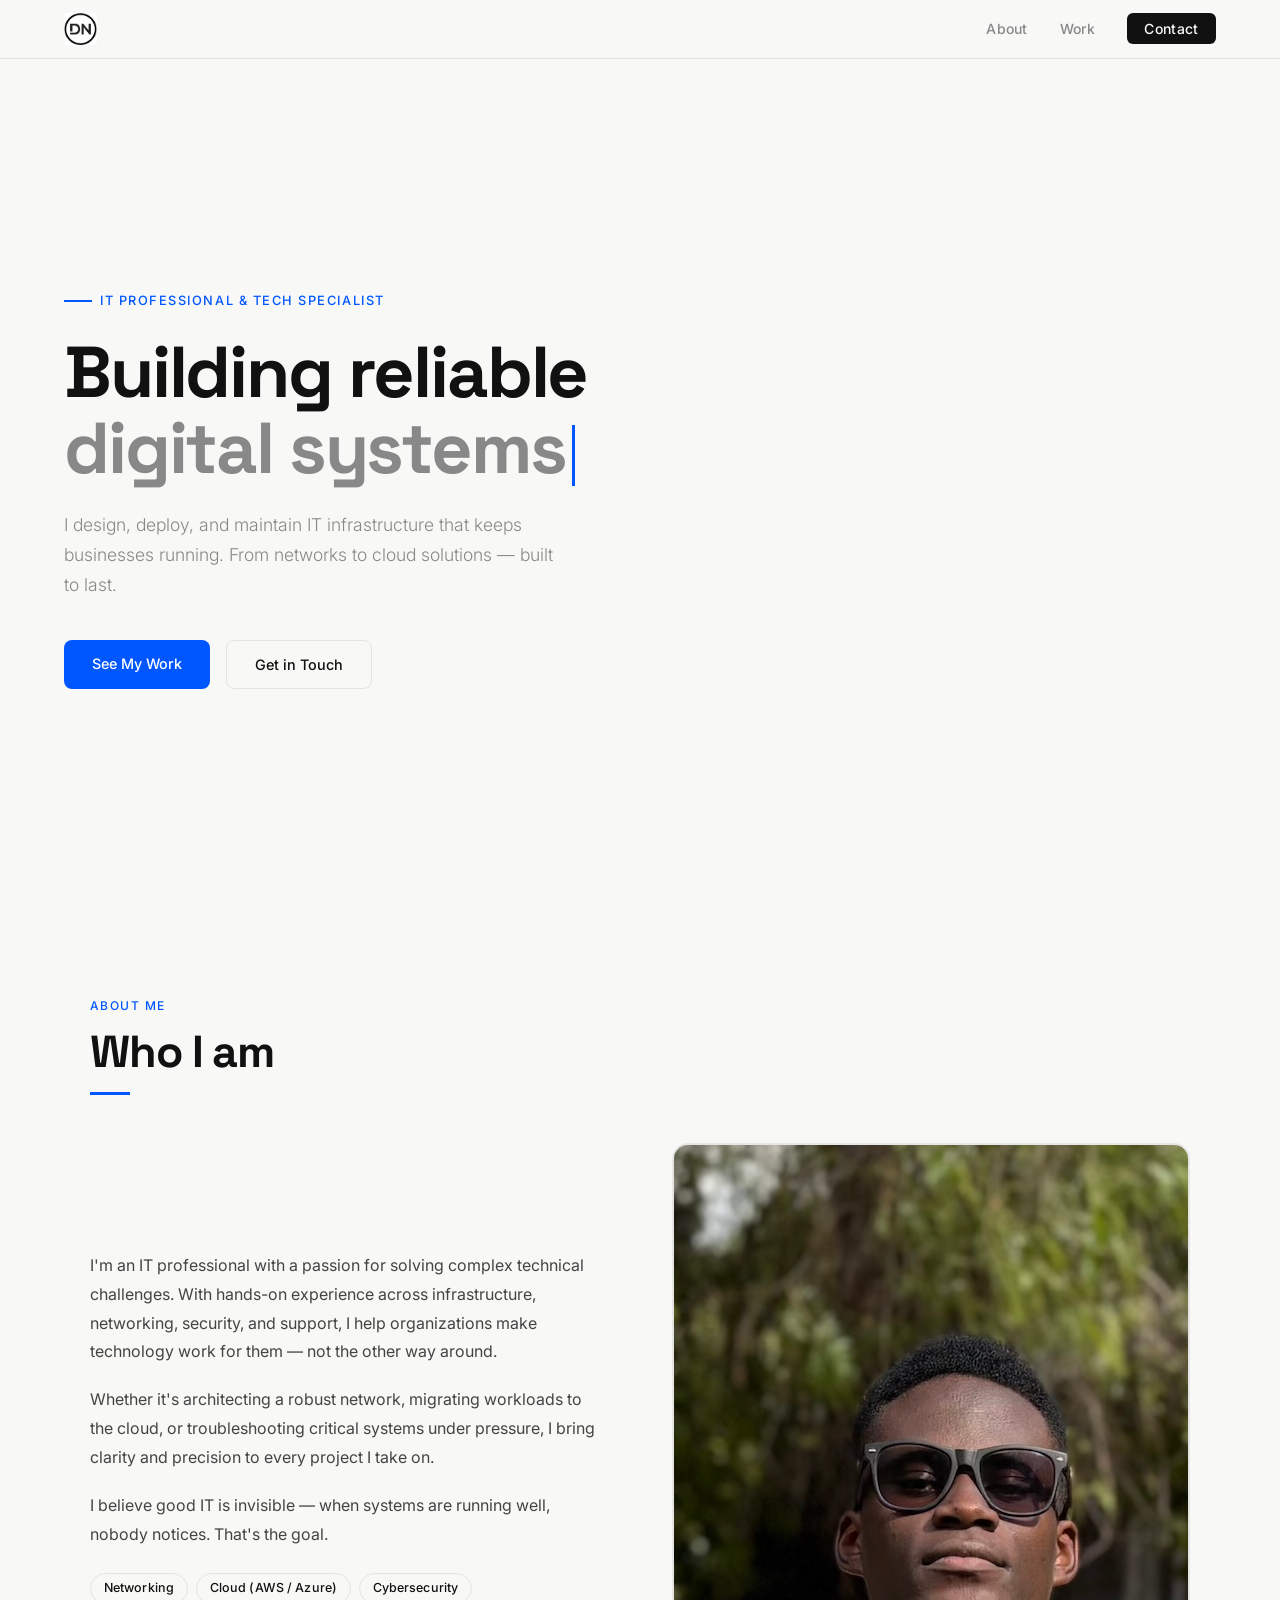
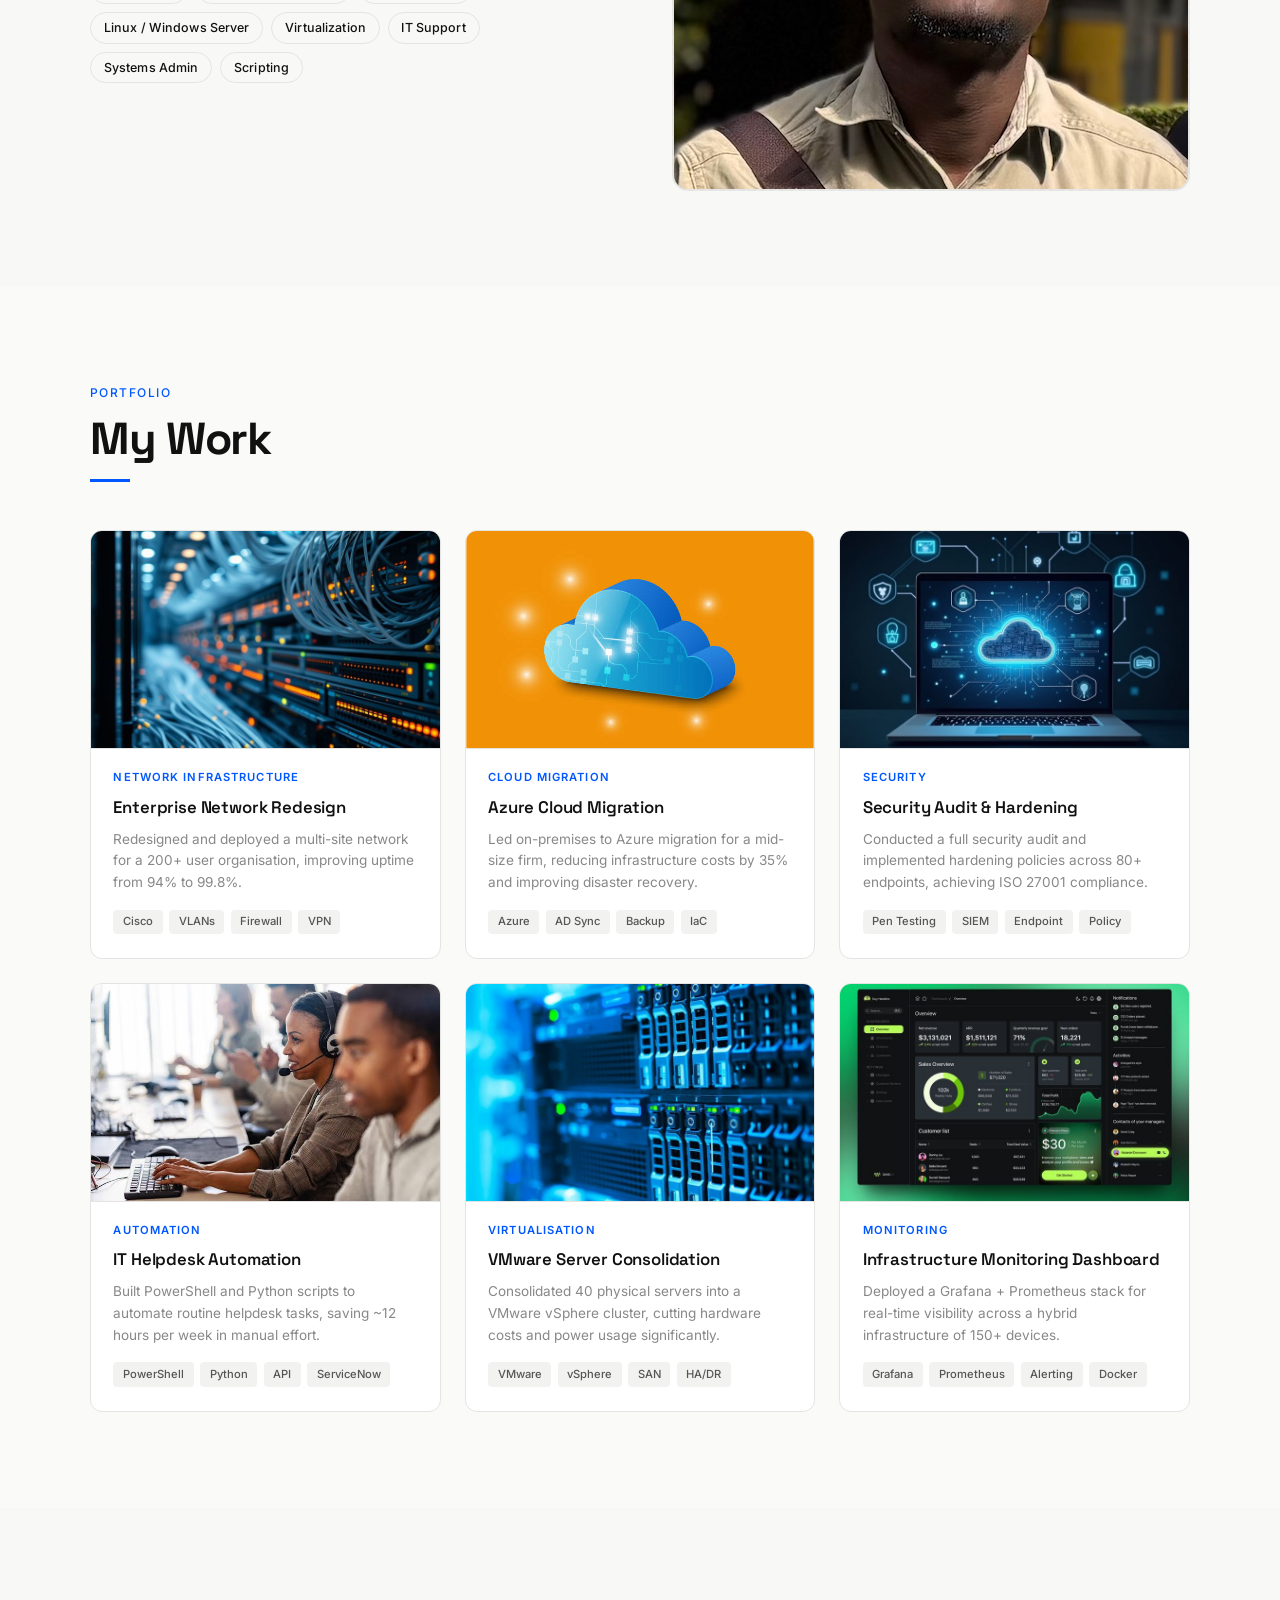
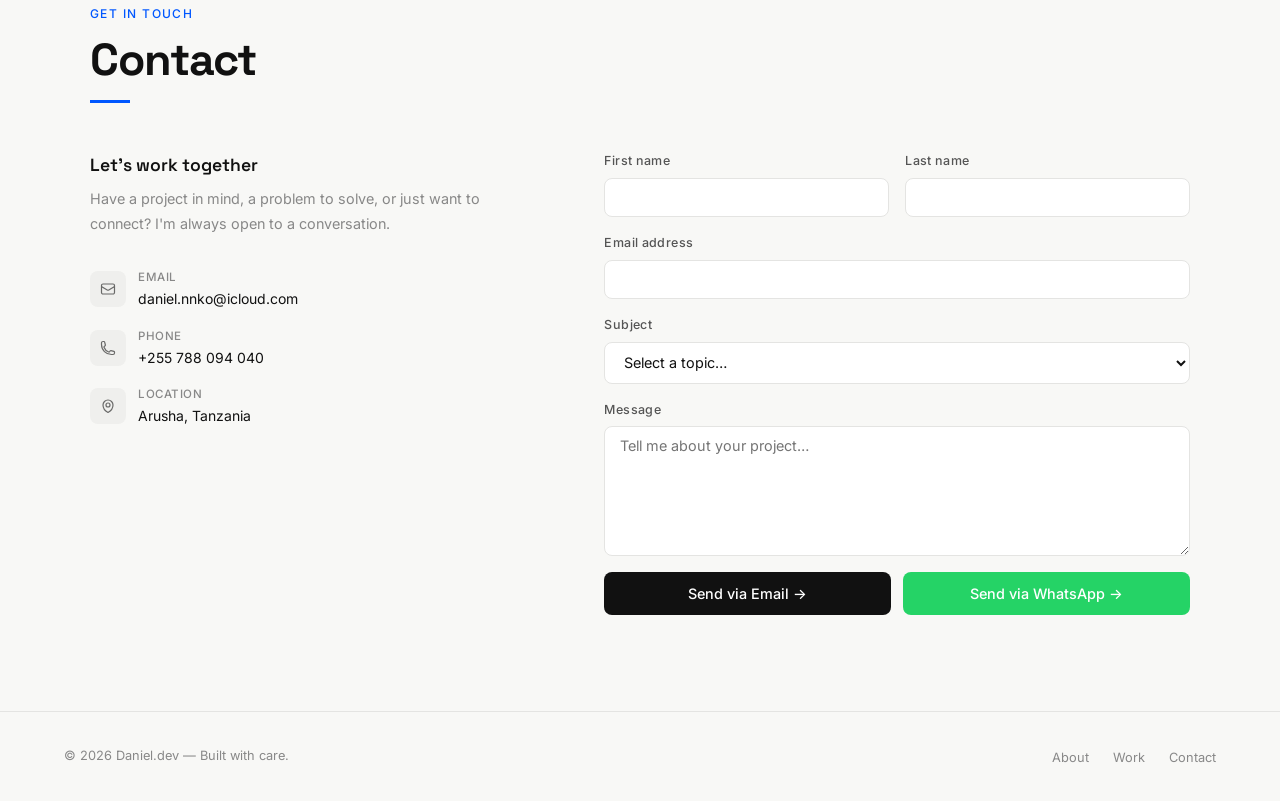
<file: index.html>
<!DOCTYPE html>
<html lang="en">
<head>
  <meta charset="UTF-8" />
  <meta name="viewport" content="width=device-width, initial-scale=1.0" />
  <title>daniel.nnko</title>
  <link rel="icon" type="image/png" href="dw.JPEG">
  <link rel="preconnect" href="https://fonts.googleapis.com" />
  <link rel="preconnect" href="https://fonts.gstatic.com" crossorigin />
  <link href="https://fonts.googleapis.com/css2?family=Space+Grotesk:wght@400;500;600;700&family=Inter:wght@300;400;500&display=swap" rel="stylesheet" />
  <style>
    *, *::before, *::after { box-sizing: border-box; margin: 0; padding: 0; }

    :root {
      --bg: #F8F8F6;
      --ink: #111111;
      --accent: #0057FF;
      --muted: #888888;
      --card-bg: #FFFFFF;
      --border: #E4E4E2;
      --font-display: 'Space Grotesk', sans-serif;
      --font-body: 'Inter', sans-serif;
    }

    html { scroll-behavior: smooth; }

    body {
      background: var(--bg);
      color: var(--ink);
      font-family: var(--font-body);
      font-size: 16px;
      line-height: 1.6;
      -webkit-font-smoothing: antialiased;
    }

    /* ── NAV ── */
    nav {
      position: fixed;
      top: 0; left: 0; right: 0;
      z-index: 100;
      display: flex;
      align-items: center;
      justify-content: space-between;
      padding: 0.8rem 5vw;
      background: rgba(248, 248, 246, 0.88);
      backdrop-filter: blur(12px);
      border-bottom: 1px solid var(--border);
    }

    .nav-logo {
      display: flex;
      align-items: center;
      text-decoration: none;
    }

    .nav-logo img {
      height: 32px;
      width: auto;
      object-fit: contain;
      border-radius: 4px;
      transition: transform 0.2s ease;
    }

    .nav-logo img:hover {
      transform: scale(1.03);
    }

    .nav-links {
      display: flex;
      align-items: center;
      gap: 2rem;
      list-style: none;
    }

    .nav-links a {
      font-family: var(--font-body);
      font-size: 0.875rem;
      font-weight: 500;
      color: var(--muted);
      text-decoration: none;
      transition: color 0.2s;
      letter-spacing: 0.02em;
    }

    .nav-links a:hover { color: var(--ink); }

    .nav-cta {
      background: var(--ink);
      color: var(--bg) !important;
      padding: 0.45rem 1.1rem;
      border-radius: 6px;
      transition: background 0.2s !important;
    }

    .nav-cta:hover { background: var(--accent) !important; color: #fff !important; }

    /* Hamburger */
    .hamburger {
      display: none;
      flex-direction: column;
      gap: 5px;
      cursor: pointer;
      background: none;
      border: none;
      padding: 4px;
    }

    .hamburger span {
      display: block;
      width: 22px;
      height: 2px;
      background: var(--ink);
      border-radius: 2px;
      transition: all 0.25s;
    }

    /* ── HERO ── */
    #hero {
      min-height: 100vh;
      display: flex;
      align-items: center;
      padding: 0 5vw;
      padding-top: 80px;
    }

    .hero-inner {
      max-width: 720px;
    }

    .hero-eyebrow {
      font-family: var(--font-body);
      font-size: 0.8rem;
      font-weight: 500;
      letter-spacing: 0.12em;
      text-transform: uppercase;
      color: var(--accent);
      margin-bottom: 1.5rem;
      display: flex;
      align-items: center;
      gap: 0.5rem;
    }

    .hero-eyebrow::before {
      content: '';
      display: inline-block;
      width: 28px;
      height: 2px;
      background: var(--accent);
    }

    .hero-title {
      font-family: var(--font-display);
      font-size: clamp(2.4rem, 6vw, 4.5rem);
      font-weight: 700;
      line-height: 1.05;
      letter-spacing: -0.03em;
      margin-bottom: 1.5rem;
    }

    .hero-title .line2 { color: var(--muted); }

    /* Blinking Terminal Cursor Styles */
    .cursor {
      display: inline-block;
      width: 3px;
      height: 0.85em;
      background: var(--accent);
      margin-left: 6px;
      vertical-align: middle;
      animation: blink 0.75s step-end infinite;
    }

    @keyframes blink {
      0%, 100% { opacity: 1; }
      50% { opacity: 0; }
    }

    .hero-sub {
      font-size: 1.1rem;
      color: var(--muted);
      font-weight: 300;
      max-width: 500px;
      margin-bottom: 2.5rem;
      line-height: 1.7;
    }

    .hero-actions {
      display: flex;
      gap: 1rem;
      flex-wrap: wrap;
    }

    .btn-primary {
      background: var(--accent);
      color: #fff;
      padding: 0.75rem 1.75rem;
      border-radius: 8px;
      text-decoration: none;
      font-family: var(--font-body);
      font-weight: 500;
      font-size: 0.9rem;
      transition: opacity 0.2s, transform 0.2s;
      display: inline-block;
    }

    .btn-primary:hover { opacity: 0.88; transform: translateY(-1px); }

    .btn-ghost {
      border: 1.5px solid var(--border);
      color: var(--ink);
      padding: 0.75rem 1.75rem;
      border-radius: 8px;
      text-decoration: none;
      font-family: var(--font-body);
      font-weight: 500;
      font-size: 0.9rem;
      transition: border-color 0.2s, transform 0.2s;
      display: inline-block;
    }

    .btn-ghost:hover { border-color: var(--ink); transform: translateY(-1px); }

    /* ── SECTION BASE ── */
    section {
      padding: 6rem 5vw;
    }

    .section-inner {
      max-width: 1100px;
      margin: 0 auto;
    }

    .section-label {
      font-family: var(--font-body);
      font-size: 0.75rem;
      font-weight: 500;
      letter-spacing: 0.12em;
      text-transform: uppercase;
      color: var(--accent);
      margin-bottom: 0.75rem;
    }

    .section-title {
      font-family: var(--font-display);
      font-size: clamp(1.8rem, 3.5vw, 2.8rem);
      font-weight: 700;
      letter-spacing: -0.025em;
      line-height: 1.1;
      margin-bottom: 1rem;
    }

    .section-divider {
      width: 40px;
      height: 3px;
      background: var(--accent);
      border: none;
      margin-bottom: 3rem;
    }

    /* ── ABOUT ── */
    #about { background: var(--bg); }

    .about-grid {
      display: grid;
      grid-template-columns: 1fr 1fr;
      gap: 4rem;
      align-items: center;
    }

    .about-text p {
      color: #444;
      margin-bottom: 1.2rem;
      line-height: 1.8;
    }

    .skills-list {
      display: flex;
      flex-wrap: wrap;
      gap: 0.5rem;
      margin-top: 1.5rem;
    }

    .skill-tag {
      background: var(--bg);
      border: 1.5px solid var(--border);
      color: var(--ink);
      font-size: 0.78rem;
      font-weight: 500;
      padding: 0.3rem 0.8rem;
      border-radius: 100px;
      font-family: var(--font-body);
      letter-spacing: 0.01em;
    }

    .about-photo-placeholder {
      aspect-ratio: 4/5;
      background: #E8E8E6;
      border-radius: 16px;
      display: flex;
      flex-direction: column;
      align-items: center;
      justify-content: center;
      gap: 1rem;
      border: 2px dashed var(--border);
      position: relative;
      overflow: hidden;
    }

    .about-photo-placeholder::before {
      content: '';
      position: absolute;
      inset: 0;
      background: repeating-linear-gradient(
        -45deg,
        transparent,
        transparent 8px,
        rgba(0,0,0,0.025) 8px,
        rgba(0,0,0,0.025) 9px
      );
    }

    .placeholder-icon {
      width: 56px;
      height: 56px;
      border-radius: 50%;
      background: var(--border);
      display: flex;
      align-items: center;
      justify-content: center;
      position: relative;
      z-index: 1;
    }

    .placeholder-icon svg { opacity: 0.5; }

    .placeholder-label {
      font-size: 0.8rem;
      color: var(--muted);
      position: relative;
      z-index: 1;
      text-align: center;
      line-height: 1.5;
    }

    /* ── WORK ── */
    #work { background: #FAFAF8; }

    .work-grid {
      display: grid;
      grid-template-columns: repeat(auto-fill, minmax(300px, 1fr));
      gap: 1.5rem;
    }

    .work-card {
      background: var(--card-bg);
      border: 1px solid var(--border);
      border-radius: 12px;
      overflow: hidden;
      transition: transform 0.25s, box-shadow 0.25s;
    }

    .work-card:hover {
      transform: translateY(-4px);
      box-shadow: 0 16px 40px rgba(0,0,0,0.08);
    }

    .card-image-placeholder {
      aspect-ratio: 16/10;
      background: #EFEFED;
      display: flex;
      flex-direction: column;
      align-items: center;
      justify-content: center;
      gap: 0.75rem;
      border-bottom: 1px solid var(--border);
      position: relative;
      overflow: hidden;
    }

    .card-image-placeholder::before {
      content: '';
      position: absolute;
      inset: 0;
      background: repeating-linear-gradient(
        -45deg,
        transparent,
        transparent 8px,
        rgba(0,0,0,0.02) 8px,
        rgba(0,0,0,0.02) 9px
      );
    }

    .card-image-placeholder svg { position: absolute; z-index: 1; opacity: 0.35; }

    .card-img-label {
      position: absolute;
      inset: 0;
      z-index: 2;
      width: 100%;
      height: 100%;
    }

    .card-img-label img {
      width: 100%;
      height: 100%;
      object-fit: cover;
      display: block;
    }

    .card-body {
      padding: 1.25rem 1.4rem 1.5rem;
      position: relative;
      z-index: 3;
    }

    .card-category {
      font-size: 0.7rem;
      font-weight: 600;
      letter-spacing: 0.1em;
      text-transform: uppercase;
      color: var(--accent);
      margin-bottom: 0.4rem;
    }

    .card-title {
      font-family: var(--font-display);
      font-size: 1.05rem;
      font-weight: 600;
      letter-spacing: -0.01em;
      margin-bottom: 0.5rem;
    }

    .card-desc {
      font-size: 0.85rem;
      color: var(--muted);
      line-height: 1.6;
      margin-bottom: 1rem;
    }

    .card-tags {
      display: flex;
      flex-wrap: wrap;
      gap: 0.4rem;
    }

    .card-tag {
      font-size: 0.7rem;
      font-weight: 500;
      padding: 0.2rem 0.6rem;
      border-radius: 4px;
      background: #F2F2F0;
      color: #555;
      font-family: var(--font-body);
    }

    /* ── CONTACT ── */
    #contact { background: var(--bg); }

    .contact-grid {
      display: grid;
      grid-template-columns: 1fr 1.3fr;
      gap: 4rem;
      align-items: start;
    }

    .contact-info h3 {
      font-family: var(--font-display);
      font-size: 1.1rem;
      font-weight: 600;
      margin-bottom: 0.5rem;
    }

    .contact-info p {
      font-size: 0.9rem;
      color: var(--muted);
      line-height: 1.7;
      margin-bottom: 2rem;
    }

    .contact-detail {
      display: flex;
      align-items: center;
      gap: 0.75rem;
      margin-bottom: 1rem;
    }

    .contact-detail-icon {
      width: 36px;
      height: 36px;
      background: #EFEFED;
      border-radius: 8px;
      display: flex;
      align-items: center;
      justify-content: center;
      flex-shrink: 0;
    }

    .contact-detail-icon svg { width: 16px; height: 16px; opacity: 0.6; }

    .contact-detail-text {
      font-size: 0.875rem;
      color: var(--ink);
    }

    .contact-detail-text span {
      display: block;
      font-size: 0.72rem;
      color: var(--muted);
      font-weight: 500;
      letter-spacing: 0.05em;
      text-transform: uppercase;
      margin-bottom: 0.1rem;
    }

    /* Form */
    .contact-form {
      display: flex;
      flex-direction: column;
      gap: 1rem;
    }

    .form-row {
      display: grid;
      grid-template-columns: 1fr 1fr;
      gap: 1rem;
    }

    .form-group {
      display: flex;
      flex-direction: column;
      gap: 0.4rem;
    }

    .form-group label {
      font-size: 0.78rem;
      font-weight: 500;
      color: #555;
      letter-spacing: 0.03em;
    }

    .form-group input,
    .form-group textarea,
    .form-group select {
      background: var(--card-bg);
      border: 1.5px solid var(--border);
      border-radius: 8px;
      padding: 0.65rem 0.9rem;
      font-size: 0.9rem;
      font-family: var(--font-body);
      color: var(--ink);
      transition: border-color 0.2s;
      outline: none;
      width: 100%;
    }

    .form-group input:focus,
    .form-group textarea:focus,
    .form-group select:focus {
      border-color: var(--accent);
    }

    .form-group textarea {
      resize: vertical;
      min-height: 130px;
    }

    .btn-submit {
      background: var(--ink);
      color: #fff;
      border: none;
      padding: 0.8rem 2rem;
      border-radius: 8px;
      font-family: var(--font-body);
      font-weight: 500;
      font-size: 0.9rem;
      cursor: pointer;
      transition: background 0.2s, transform 0.2s;
      align-self: flex-start;
    }

    .btn-submit:hover { background: var(--accent); transform: translateY(-1px); }

    .form-actions {
      display: flex;
      gap: 0.75rem;
      flex-wrap: wrap;
    }

    .form-actions .btn-submit {
      flex: 1;
      min-width: 180px;
    }

    .btn-whatsapp { background: #25D366; }
    .btn-whatsapp:hover { background: #1DA851; }

    /* ── FOOTER ── */
    footer {
      border-top: 1px solid var(--border);
      padding: 2rem 5vw;
      display: flex;
      align-items: center;
      justify-content: space-between;
      flex-wrap: wrap;
      gap: 1rem;
    }

    .footer-copy {
      font-size: 0.8rem;
      color: var(--muted);
    }

    .footer-links {
      display: flex;
      gap: 1.5rem;
      list-style: none;
    }

    .footer-links a {
      font-size: 0.8rem;
      color: var(--muted);
      text-decoration: none;
      transition: color 0.2s;
    }

    .footer-links a:hover { color: var(--ink); }

    /* ── MOBILE ── */
    @media (max-width: 768px) {
      .hamburger { display: flex; }
      .nav-links { display: none; }
      .nav-links.open {
        display: flex;
        flex-direction: column;
        position: absolute;
        top: 100%;
        left: 0; right: 0;
        background: var(--bg);
        border-top: 1px solid var(--border);
        padding: 1.5rem 5vw 2rem;
        gap: 1.5rem;
      }
      .nav-links.open a { font-size: 1rem; }

      #hero { padding-top: 100px; min-height: auto; padding-bottom: 4rem; }

      .about-grid { grid-template-columns: 1fr; gap: 2.5rem; }
      .about-photo-placeholder { max-width: 320px; margin: 0 auto; }

      .work-grid { grid-template-columns: 1fr; }

      .contact-grid { grid-template-columns: 1fr; gap: 2.5rem; }

      .form-row { grid-template-columns: 1fr; }

      footer { flex-direction: column; align-items: flex-start; }
    }

    /* ── SCROLL REVEAL ── */
    .reveal {
      opacity: 0;
      transform: translateY(24px);
      transition: opacity 0.6s ease, transform 0.6s ease;
    }

    .reveal.visible {
      opacity: 1;
      transform: none;
    }
  </style>
</head>
<body>

  <nav>
    <a href="#hero" class="nav-logo">
      <img src="dw.JPEG" alt="Daniel.dev">
    </a>
    <button class="hamburger" aria-label="Toggle menu" onclick="document.querySelector('.nav-links').classList.toggle('open')">
      <span></span><span></span><span></span>
    </button>
    <ul class="nav-links">
      <li><a href="#about">About</a></li>
      <li><a href="#work">Work</a></li>
      <li><a href="#contact" class="nav-cta">Contact</a></li>
    </ul>
  </nav>

  <section id="hero">
    <div class="hero-inner">
      <p class="hero-eyebrow">IT Professional &amp; Tech Specialist</p>
      <h1 class="hero-title">
        Building reliable<br>
        <span class="line2"><span id="typing-text"></span><span class="cursor"></span></span>
      </h1>
      <p class="hero-sub">
        I design, deploy, and maintain IT infrastructure that keeps businesses running. From networks to cloud solutions — built to last.
      </p>
      <div class="hero-actions">
        <a href="#work" class="btn-primary">See My Work</a>
        <a href="#contact" class="btn-ghost">Get in Touch</a>
      </div>
    </div>
  </section>

  <section id="about">
    <div class="section-inner">
      <p class="section-label reveal">About Me</p>
      <h2 class="section-title reveal">Who I am</h2>
      <hr class="section-divider reveal">
      <div class="about-grid">
        <div class="about-text reveal">
          <p>
            I'm an IT professional with a passion for solving complex technical challenges. With hands-on experience across infrastructure, networking, security, and support, I help organizations make technology work for them — not the other way around.
          </p>
          <p>
            Whether it's architecting a robust network, migrating workloads to the cloud, or troubleshooting critical systems under pressure, I bring clarity and precision to every project I take on.
          </p>
          <p>
            I believe good IT is invisible — when systems are running well, nobody notices. That's the goal.
          </p>
          <div class="skills-list">
            <span class="skill-tag">Networking</span>
            <span class="skill-tag">Cloud (AWS / Azure)</span>
            <span class="skill-tag">Cybersecurity</span>
            <span class="skill-tag">Linux / Windows Server</span>
            <span class="skill-tag">Virtualization</span>
            <span class="skill-tag">IT Support</span>
            <span class="skill-tag">Systems Admin</span>
            <span class="skill-tag">Scripting</span>
          </div>
        </div>
        <div class="about-photo-placeholder reveal">
          <div class="placeholder-icon">
            <svg width="28" height="28" fill="none" viewBox="0 0 24 24" stroke="currentColor" stroke-width="1.5">
              <path stroke-linecap="round" stroke-linejoin="round" d="M15.75 6a3.75 3.75 0 11-7.5 0 3.75 3.75 0 017.5 0zM4.501 20.118a7.5 7.5 0 0114.998 0A17.933 17.933 0 0112 21.75c-2.676 0-5.216-.584-7.499-1.632z" />
            </svg>
          </div>
          <p class="placeholder-label">Me<br><span style="color:#bbb"><img src="dw.jpg" alt="my photo"></span></p>
        </div>
      </div>
    </div>
  </section>

  <section id="work">
    <div class="section-inner">
      <p class="section-label reveal">Portfolio</p>
      <h2 class="section-title reveal">My Work</h2>
      <hr class="section-divider reveal">
      <div class="work-grid">

        <div class="work-card reveal">
          <div class="card-image-placeholder">
            <svg width="40" height="40" fill="none" viewBox="0 0 24 24" stroke="currentColor" stroke-width="1.2">
              <path stroke-linecap="round" stroke-linejoin="round" d="M2.25 15.75l5.159-5.159a2.25 2.25 0 013.182 0l5.159 5.159m-1.5-1.5l1.409-1.409a2.25 2.25 0 013.182 0l2.909 2.909m-18 3.75h16.5a1.5 1.5 0 001.5-1.5V6a1.5 1.5 0 00-1.5-1.5H3.75A1.5 1.5 0 002.25 6v12a1.5 1.5 0 001.5 1.5zm10.5-11.25h.008v.008h-.008V8.25zm.375 0a.375.375 0 11-.75 0 .375.375 0 01.75 0z" />
            </svg>
            <span class="card-img-label"><img src="NETWORK INFRASTRUCTURE.jpeg" alt="Network Infrastructure"></span>
          </div>
          <div class="card-body">
            <p class="card-category">Network Infrastructure</p>
            <h3 class="card-title">Enterprise Network Redesign</h3>
            <p class="card-desc">Redesigned and deployed a multi-site network for a 200+ user organisation, improving uptime from 94% to 99.8%.</p>
            <div class="card-tags">
              <span class="card-tag">Cisco</span>
              <span class="card-tag">VLANs</span>
              <span class="card-tag">Firewall</span>
              <span class="card-tag">VPN</span>
            </div>
          </div>
        </div>

        <div class="work-card reveal">
          <div class="card-image-placeholder">
            <svg width="40" height="40" fill="none" viewBox="0 0 24 24" stroke="currentColor" stroke-width="1.2">
              <path stroke-linecap="round" stroke-linejoin="round" d="M2.25 15.75l5.159-5.159a2.25 2.25 0 013.182 0l5.159 5.159m-1.5-1.5l1.409-1.409a2.25 2.25 0 013.182 0l2.909 2.909m-18 3.75h16.5a1.5 1.5 0 001.5-1.5V6a1.5 1.5 0 00-1.5-1.5H3.75A1.5 1.5 0 002.25 6v12a1.5 1.5 0 001.5 1.5zm10.5-11.25h.008v.008h-.008V8.25zm.375 0a.375.375 0 11-.75 0 .375.375 0 01.75 0z" />
            </svg>
            <span class="card-img-label"><img src="CLOUD MIGRATION.jpeg" alt="Cloud Migration"></span>
          </div>
          <div class="card-body">
            <p class="card-category">Cloud Migration</p>
            <h3 class="card-title">Azure Cloud Migration</h3>
            <p class="card-desc">Led on-premises to Azure migration for a mid-size firm, reducing infrastructure costs by 35% and improving disaster recovery.</p>
            <div class="card-tags">
              <span class="card-tag">Azure</span>
              <span class="card-tag">AD Sync</span>
              <span class="card-tag">Backup</span>
              <span class="card-tag">IaC</span>
            </div>
          </div>
        </div>

        <div class="work-card reveal">
          <div class="card-image-placeholder">
            <svg width="40" height="40" fill="none" viewBox="0 0 24 24" stroke="currentColor" stroke-width="1.2">
              <path stroke-linecap="round" stroke-linejoin="round" d="M2.25 15.75l5.159-5.159a2.25 2.25 0 013.182 0l5.159 5.159m-1.5-1.5l1.409-1.409a2.25 2.25 0 013.182 0l2.909 2.909m-18 3.75h16.5a1.5 1.5 0 001.5-1.5V6a1.5 1.5 0 00-1.5-1.5H3.75A1.5 1.5 0 002.25 6v12a1.5 1.5 0 001.5 1.5zm10.5-11.25h.008v.008h-.008V8.25zm.375 0a.375.375 0 11-.75 0 .375.375 0 01.75 0z" />
            </svg>
            <span class="card-img-label"><img src="SECURITY.jpeg" alt="Security Audit"></span>
          </div>
          <div class="card-body">
            <p class="card-category">Security</p>
            <h3 class="card-title">Security Audit &amp; Hardening</h3>
            <p class="card-desc">Conducted a full security audit and implemented hardening policies across 80+ endpoints, achieving ISO 27001 compliance.</p>
            <div class="card-tags">
              <span class="card-tag">Pen Testing</span>
              <span class="card-tag">SIEM</span>
              <span class="card-tag">Endpoint</span>
              <span class="card-tag">Policy</span>
            </div>
          </div>
        </div>

        <div class="work-card reveal">
          <div class="card-image-placeholder">
            <svg width="40" height="40" fill="none" viewBox="0 0 24 24" stroke="currentColor" stroke-width="1.2">
              <path stroke-linecap="round" stroke-linejoin="round" d="M2.25 15.75l5.159-5.159a2.25 2.25 0 013.182 0l5.159 5.159m-1.5-1.5l1.409-1.409a2.25 2.25 0 013.182 0l2.909 2.909m-18 3.75h16.5a1.5 1.5 0 001.5-1.5V6a1.5 1.5 0 00-1.5-1.5H3.75A1.5 1.5 0 002.25 6v12a1.5 1.5 0 001.5 1.5zm10.5-11.25h.008v.008h-.008V8.25zm.375 0a.375.375 0 11-.75 0 .375.375 0 01.75 0z" />
            </svg>
            <span class="card-img-label"><img src="AUTOMATION.jpeg" alt="IT Automation"></span>
          </div>
          <div class="card-body">
            <p class="card-category">Automation</p>
            <h3 class="card-title">IT Helpdesk Automation</h3>
            <p class="card-desc">Built PowerShell and Python scripts to automate routine helpdesk tasks, saving ~12 hours per week in manual effort.</p>
            <div class="card-tags">
              <span class="card-tag">PowerShell</span>
              <span class="card-tag">Python</span>
              <span class="card-tag">API</span>
              <span class="card-tag">ServiceNow</span>
            </div>
          </div>
        </div>

        <div class="work-card reveal">
          <div class="card-image-placeholder">
            <svg width="40" height="40" fill="none" viewBox="0 0 24 24" stroke="currentColor" stroke-width="1.2">
              <path stroke-linecap="round" stroke-linejoin="round" d="M2.25 15.75l5.159-5.159a2.25 2.25 0 013.182 0l5.159 5.159m-1.5-1.5l1.409-1.409a2.25 2.25 0 013.182 0l2.909 2.909m-18 3.75h16.5a1.5 1.5 0 001.5-1.5V6a1.5 1.5 0 00-1.5-1.5H3.75A1.5 1.5 0 002.25 6v12a1.5 1.5 0 001.5 1.5zm10.5-11.25h.008v.008h-.008V8.25zm.375 0a.375.375 0 11-.75 0 .375.375 0 01.75 0z" />
            </svg>
            <span class="card-img-label"><img src="VIRTUALISATION.jpg" alt="VMware Consolidation"></span>
          </div>
          <div class="card-body">
            <p class="card-category">Virtualisation</p>
            <h3 class="card-title">VMware Server Consolidation</h3>
            <p class="card-desc">Consolidated 40 physical servers into a VMware vSphere cluster, cutting hardware costs and power usage significantly.</p>
            <div class="card-tags">
              <span class="card-tag">VMware</span>
              <span class="card-tag">vSphere</span>
              <span class="card-tag">SAN</span>
              <span class="card-tag">HA/DR</span>
            </div>
          </div>
        </div>

        <div class="work-card reveal">
          <div class="card-image-placeholder">
            <svg width="40" height="40" fill="none" viewBox="0 0 24 24" stroke="currentColor" stroke-width="1.2">
              <path stroke-linecap="round" stroke-linejoin="round" d="M2.25 15.75l5.159-5.159a2.25 2.25 0 013.182 0l5.159 5.159m-1.5-1.5l1.409-1.409a2.25 2.25 0 013.182 0l2.909 2.909m-18 3.75h16.5a1.5 1.5 0 001.5-1.5V6a1.5 1.5 0 00-1.5-1.5H3.75A1.5 1.5 0 002.25 6v12a1.5 1.5 0 001.5 1.5zm10.5-11.25h.008v.008h-.008V8.25zm.375 0a.375.375 0 11-.75 0 .375.375 0 01.75 0z" />
            </svg>
            <span class="card-img-label"><img src="Monitoring .jpg" alt="Monitoring Dashboard"></span>
          </div>
          <div class="card-body">
            <p class="card-category">Monitoring</p>
            <h3 class="card-title">Infrastructure Monitoring Dashboard</h3>
            <p class="card-desc">Deployed a Grafana + Prometheus stack for real-time visibility across a hybrid infrastructure of 150+ devices.</p>
            <div class="card-tags">
              <span class="card-tag">Grafana</span>
              <span class="card-tag">Prometheus</span>
              <span class="card-tag">Alerting</span>
              <span class="card-tag">Docker</span>
            </div>
          </div>
        </div>

      </div>
    </div>
  </section>

  <section id="contact">
    <div class="section-inner">
      <p class="section-label reveal">Get In Touch</p>
      <h2 class="section-title reveal">Contact</h2>
      <hr class="section-divider reveal">
      <div class="contact-grid">
        <div class="contact-info reveal">
          <h3>Let's work together</h3>
          <p>Have a project in mind, a problem to solve, or just want to connect? I'm always open to a conversation.</p>

          <div class="contact-detail">
            <div class="contact-detail-icon">
              <svg fill="none" viewBox="0 0 24 24" stroke="currentColor" stroke-width="1.8">
                <path stroke-linecap="round" stroke-linejoin="round" d="M21.75 6.75v10.5a2.25 2.25 0 01-2.25 2.25h-15a2.25 2.25 0 01-2.25-2.25V6.75m19.5 0A2.25 2.25 0 0019.5 4.5h-15a2.25 2.25 0 00-2.25 2.25m19.5 0v.243a2.25 2.25 0 01-1.07 1.916l-7.5 4.615a2.25 2.25 0 01-2.36 0L3.32 8.91a2.25 2.25 0 01-1.07-1.916V6.75" />
              </svg>
            </div>
            <div class="contact-detail-text">
              <span>Email</span>
              daniel.nnko@icloud.com
            </div>
          </div>

          <div class="contact-detail">
            <div class="contact-detail-icon">
              <svg fill="none" viewBox="0 0 24 24" stroke="currentColor" stroke-width="1.8">
                <path stroke-linecap="round" stroke-linejoin="round" d="M2.25 6.75c0 8.284 6.716 15 15 15h2.25a2.25 2.25 0 002.25-2.25v-1.372c0-.516-.351-.966-.852-1.091l-4.423-1.106c-.44-.11-.902.055-1.173.417l-.97 1.293c-.282.376-.769.542-1.21.38a12.035 12.035 0 01-7.143-7.143c-.162-.441.004-.928.38-1.21l1.293-.97c.363-.271.527-.734.417-1.173L6.963 3.102a1.125 1.125 0 00-1.091-.852H4.5A2.25 2.25 0 002.25 4.5v2.25z" />
              </svg>
            </div>
            <div class="contact-detail-text">
              <span>Phone</span>
              +255 788 094 040
            </div>
          </div>

          <div class="contact-detail">
            <div class="contact-detail-icon">
              <svg fill="none" viewBox="0 0 24 24" stroke="currentColor" stroke-width="1.8">
                <path stroke-linecap="round" stroke-linejoin="round" d="M15 10.5a3 3 0 11-6 0 3 3 0 016 0z" />
                <path stroke-linecap="round" stroke-linejoin="round" d="M19.5 10.5c0 7.142-7.5 11.25-7.5 11.25S4.5 17.642 4.5 10.5a7.5 7.5 0 1115 0z" />
              </svg>
            </div>
            <div class="contact-detail-text">
              <span>Location</span>
              Arusha, Tanzania
            </div>
          </div>
        </div>

        <form class="contact-form reveal" netlify name="contact" method="POST">
          <input type="hidden" name="form-name" value="contact" />
          <div class="form-row">
            <div class="form-group">
              <label for="fname">First name</label>
              <input type="text" id="fname" name="first-name" placeholder="" required />
            </div>
            <div class="form-group">
              <label for="lname">Last name</label>
              <input type="text" id="lname" name="last-name" placeholder="" required />
            </div>
          </div>
          <div class="form-group">
            <label for="email">Email address</label>
            <input type="email" id="email" name="email" placeholder="" required />
          </div>
          <div class="form-group">
            <label for="subject">Subject</label>
            <select id="subject" name="subject">
              <option value="">Select a topic…</option>
              <option>Network / Infrastructure</option>
              <option>Cloud Solutions</option>
              <option>Security</option>
              <option>General Inquiry</option>
            </select>
          </div>
          <div class="form-group">
            <label for="message">Message</label>
            <textarea id="message" name="message" placeholder="Tell me about your project…" required></textarea>
          </div>
          <div class="form-actions">
            <button type="button" id="send-email-btn" class="btn-submit">Send via Email →</button>
            <button type="button" id="send-whatsapp-btn" class="btn-submit btn-whatsapp">Send via WhatsApp →</button>
          </div>
        </form>
      </div>
    </div>
  </section>

  <footer>
    <p class="footer-copy">© 2026 Daniel.dev — Built with care.</p>
    <ul class="footer-links">
      <li><a href="#about">About</a></li>
      <li><a href="#work">Work</a></li>
      <li><a href="#contact">Contact</a></li>
    </ul>
  </footer>

  <script>
    // Scroll reveal logic
    const reveals = document.querySelectorAll('.reveal');
    const io = new IntersectionObserver((entries) => {
      entries.forEach(e => {
        if (e.isIntersecting) {
          e.target.classList.add('visible');
          io.unobserve(e.target);
        }
      });
    }, { threshold: 0.12 });
    reveals.forEach(el => io.observe(el));

    // Typewriter effect logic
    document.addEventListener("DOMContentLoaded", () => {
      const textArr = ["digital systems", "IT infrastructure", "secure networks"];
      const typingSpeed = 120;
      const erasingSpeed = 60;
      const delayBetweenWords = 2000;
      
      let wordIndex = 0;
      let charIndex = 0;
      let isErasing = false;
      
      const targetElement = document.getElementById("typing-text");

      function typeLoop() {
        const currentWord = textArr[wordIndex];
        
        if (!isErasing) {
          // Add text character by character
          targetElement.textContent = currentWord.substring(0, charIndex + 1);
          charIndex++;
          
          if (charIndex === currentWord.length) {
            isErasing = true;
            setTimeout(typeLoop, delayBetweenWords);
          } else {
            setTimeout(typeLoop, typingSpeed);
          }
        } else {
          // Remove text character by character
          targetElement.textContent = currentWord.substring(0, charIndex - 1);
          charIndex--;
          
          if (charIndex === 0) {
            isErasing = false;
            wordIndex = (wordIndex + 1) % textArr.length;
            setTimeout(typeLoop, 500); // Small pause before typing next word
          } else {
            setTimeout(typeLoop, erasingSpeed);
          }
        }
      }

      // Start the loop if the element exists
      if (targetElement) {
        typeLoop();
      }
    });

    // Contact form → Email / WhatsApp handoff
    (function () {
      const CONTACT_EMAIL = "daniel.nnko@icloud.com";
      const CONTACT_WHATSAPP = "255788094040"; // +255 788 094 040, no leading 0 or +, per wa.me format

      const form = document.querySelector(".contact-form");
      const emailBtn = document.getElementById("send-email-btn");
      const whatsappBtn = document.getElementById("send-whatsapp-btn");

      function getFormValues() {
        return {
          firstName: form.querySelector("#fname").value.trim(),
          lastName: form.querySelector("#lname").value.trim(),
          email: form.querySelector("#email").value.trim(),
          subject: form.querySelector("#subject").value.trim(),
          message: form.querySelector("#message").value.trim(),
        };
      }

      function validate(values) {
        // Reuse native HTML5 validation UI (required fields, email format)
        if (!form.checkValidity()) {
          form.reportValidity();
          return false;
        }
        return true;
      }

      emailBtn.addEventListener("click", () => {
        const v = getFormValues();
        if (!validate(v)) return;

        const subjectLine = v.subject
          ? `Portfolio inquiry: ${v.subject}`
          : "Portfolio inquiry";

        const body =
          `Name: ${v.firstName} ${v.lastName}\n` +
          `Email: ${v.email}\n` +
          (v.subject ? `Subject: ${v.subject}\n` : "") +
          `\nMessage:\n${v.message}`;

        const mailtoUrl =
          `mailto:${encodeURIComponent(CONTACT_EMAIL)}` +
          `?subject=${encodeURIComponent(subjectLine)}` +
          `&body=${encodeURIComponent(body)}`;

        window.location.href = mailtoUrl;
      });

      whatsappBtn.addEventListener("click", () => {
        const v = getFormValues();
        if (!validate(v)) return;

        const text =
          `Hi Daniel, my name is ${v.firstName} ${v.lastName}.\n` +
          (v.subject ? `Subject: ${v.subject}\n` : "") +
          `Email: ${v.email}\n\n` +
          `${v.message}`;

        const waUrl = `https://wa.me/${CONTACT_WHATSAPP}?text=${encodeURIComponent(text)}`;

        window.open(waUrl, "_blank", "noopener");
      });
    })();
  </script>
</body>
</html>
</file>
